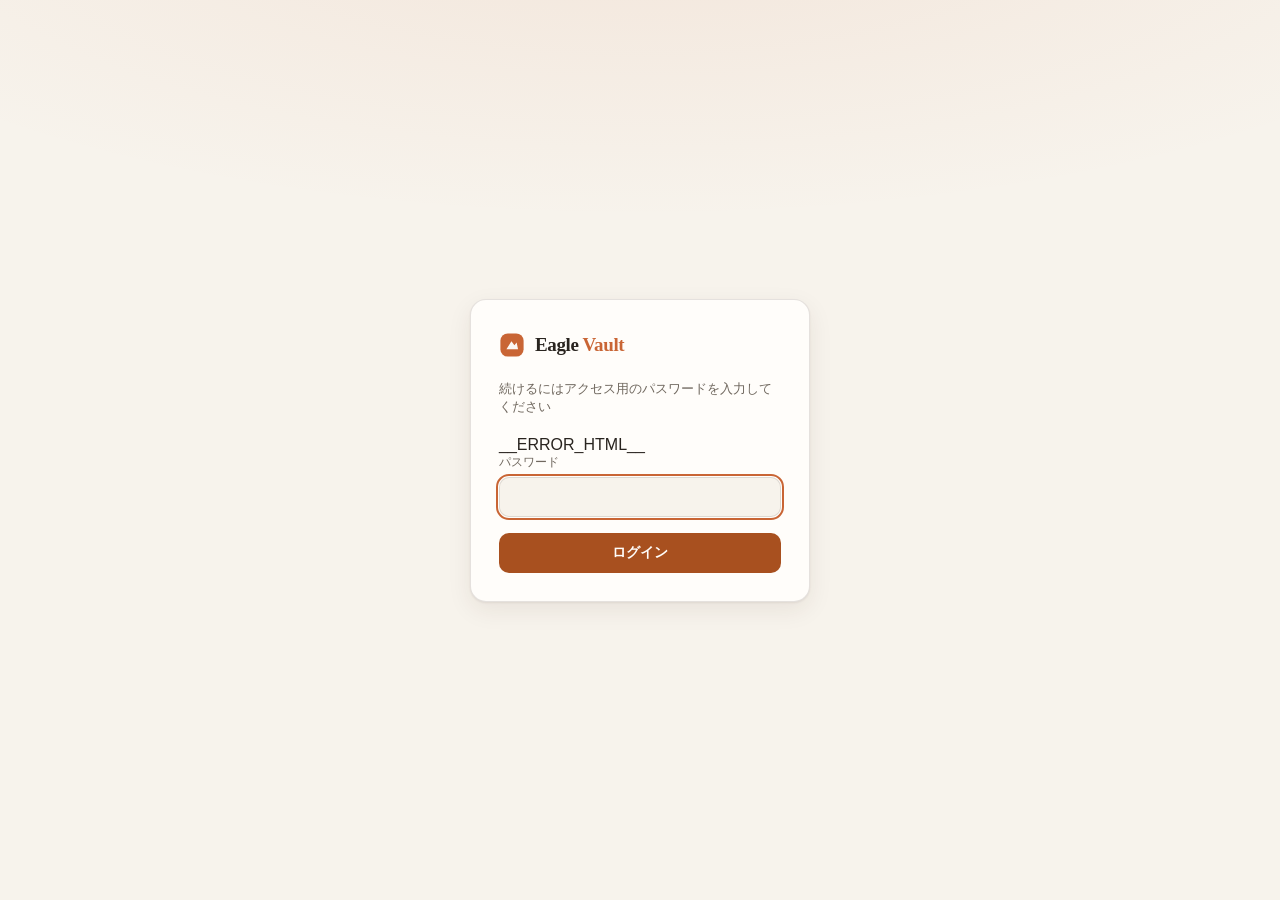
<file: app/web/login.html>
<!DOCTYPE html>
<html lang="ja">
<head>
  <meta charset="UTF-8" />
  <meta name="viewport" content="width=device-width, initial-scale=1" />
  <title>ログイン - Eagle Vault Viewer</title>
  <style>
    :root {
      --bg:#f7f3ec;
      --bg2:#fffdfa;
      --border:rgba(53,43,32,.13);
      --text:#29241f;
      --text-muted:#70685f;
      --accent:#c96535;
      --accent-solid:#a8501f;
      --accent-solid-fg:#fffdfa;
      --error:#b3402e;
      --font-ui:"Avenir Next","SF Pro Text","PingFang SC","Microsoft YaHei",sans-serif;
      --font-display:"Iowan Old Style","Songti SC","Noto Serif SC",Georgia,serif;
      color-scheme:light;
    }
    @media (prefers-color-scheme: dark) {
      :root {
        --bg:#1a1816;
        --bg2:#26241f;
        --border:rgba(255,238,220,.1);
        --text:#f1ece5;
        --text-muted:#9a928a;
        --accent:#5a7aff;
        --accent-solid:#3f5bd9;
        --accent-solid-fg:#fff;
        --error:#f3a49a;
        color-scheme:dark;
      }
    }
    * { box-sizing:border-box; }
    body {
      margin:0;
      min-height:100vh;
      display:flex;
      align-items:center;
      justify-content:center;
      padding:24px;
      font-family:var(--font-ui);
      background:
        radial-gradient(110% 55% at 50% -12%, color-mix(in srgb, var(--accent) 10%, transparent), transparent 66%),
        var(--bg);
      color:var(--text);
      -webkit-font-smoothing:antialiased;
    }
    .box {
      width:100%;
      max-width:340px;
      padding:32px 28px 28px;
      border:1px solid var(--border);
      border-radius:16px;
      background:var(--bg2);
      box-shadow:0 1px 2px rgba(58,42,25,.08), 0 8px 24px rgba(58,42,25,.08);
    }
    .brand {
      display:flex;
      align-items:center;
      gap:10px;
      margin-bottom:22px;
    }
    .brand svg { display:block; }
    .brand .tile { fill:var(--accent); }
    .brand h1 {
      margin:0;
      font-family:var(--font-display);
      font-size:19px;
      font-weight:700;
      letter-spacing:-.02em;
    }
    .brand h1 b { color:var(--accent); font-weight:700; }
    .sub {
      margin:0 0 20px;
      font-size:13px;
      color:var(--text-muted);
    }
    .error {
      margin:0 0 12px;
      font-size:12px;
      color:var(--error);
    }
    label {
      display:block;
      margin-bottom:6px;
      font-size:12px;
      color:var(--text-muted);
    }
    input[type="password"] {
      width:100%;
      height:40px;
      padding:0 12px;
      border:1px solid var(--border);
      border-radius:10px;
      background:var(--bg);
      color:var(--text);
      font:inherit;
      font-size:14px;
      margin-bottom:16px;
    }
    input[type="password"]:focus {
      outline:2px solid var(--accent);
      outline-offset:1px;
    }
    button {
      width:100%;
      height:40px;
      border:none;
      border-radius:10px;
      background:var(--accent-solid);
      color:var(--accent-solid-fg);
      font:inherit;
      font-size:14px;
      font-weight:600;
      cursor:pointer;
    }
    button:hover { opacity:.92; }
    button:focus-visible {
      outline:2px solid var(--accent);
      outline-offset:2px;
    }
  </style>
</head>
<body>
  <div class="box">
    <div class="brand">
      <svg viewBox="0 0 28 28" width="26" height="26" aria-hidden="true">
        <rect class="tile" x="1.5" y="1.5" width="25" height="25" rx="8"/>
        <path d="M8 18.6 13.4 10 16.6 14.4 19 11.4 20.5 18.6Z" fill="#fff" fill-opacity="0.95"/>
      </svg>
      <h1>Eagle <b>Vault</b></h1>
    </div>
    <p class="sub">続けるにはアクセス用のパスワードを入力してください</p>
    __ERROR_HTML__
    <form method="post" action="/login">
      <label for="password">パスワード</label>
      <input type="password" id="password" name="password" autocomplete="current-password" autofocus required />
      <button type="submit">ログイン</button>
    </form>
  </div>
</body>
</html>
</file>
